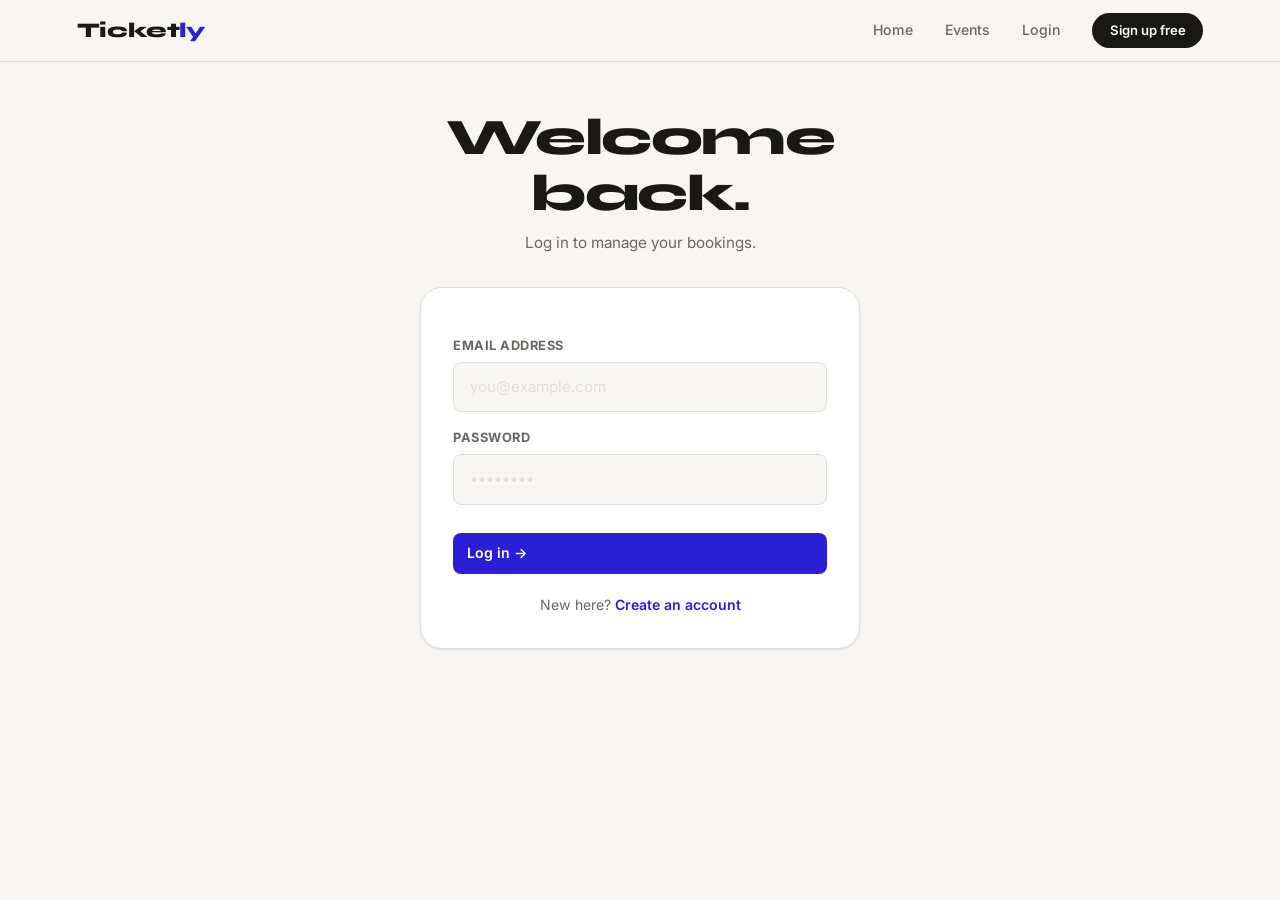
<file: frontend/bookings.html>
<!doctype html>
<html lang="en">
<head>
  <meta charset="utf-8">
  <meta name="viewport" content="width=device-width,initial-scale=1">
  <title>My Bookings — Ticketly</title>
  <link rel="stylesheet" href="css/styles.css">
</head>
<body>
  <nav id="nav"></nav>
  <main>
    <div style="display:flex;align-items:center;justify-content:space-between;margin-bottom:2rem;flex-wrap:wrap;gap:1rem">
      <h1 style="margin:0">My bookings</h1>
      <a class="button" href="events.html" style="border-radius:100px;padding:.6rem 1.25rem;font-size:.85rem">Find more events</a>
    </div>
    <div id="message"></div>
    <div id="list" class="booking-list"></div>
  </main>
  <script src="js/config.js"></script>
<script src="js/app.js"></script>
  <script>
    async function load() {
      if (!user()) { location.href = 'login.html'; return; }
      const list = document.querySelector('#list');
      try {
        const { bookings } = await api('/bookings');
        if (!bookings.length) {
          list.innerHTML = `<div class="empty"><h3>No bookings yet</h3><p>When you book tickets, they will show up here.</p><a class="button" href="events.html">Browse events</a></div>`;
          return;
        }
        list.innerHTML = bookings.map(booking => `
          <article class="booking-item">
            <div class="booking-date-box"><span class="bday">${fmtDate(booking.event.event_date)}</span></div>
            <div class="booking-info">
              <h3>${booking.event.title}</h3>
              <div class="meta">
                <span>${fmtTime(booking.event.event_time)} · ${booking.event.location}</span>
                <span>${booking.items.map(item => `${item.ticket_type} ×${item.quantity}`).join(', ')}</span>
              </div>
              <p class="muted">Status: ${booking.status}</p>
            </div>
            <div class="booking-total"><strong>$${Number(booking.total_amount).toFixed(2)}</strong><span>total</span></div>
          </article>`).join('');
      } catch (error) { showError(error); }
    }
    document.addEventListener('DOMContentLoaded', load);
  </script>
</body>
</html>
</file>
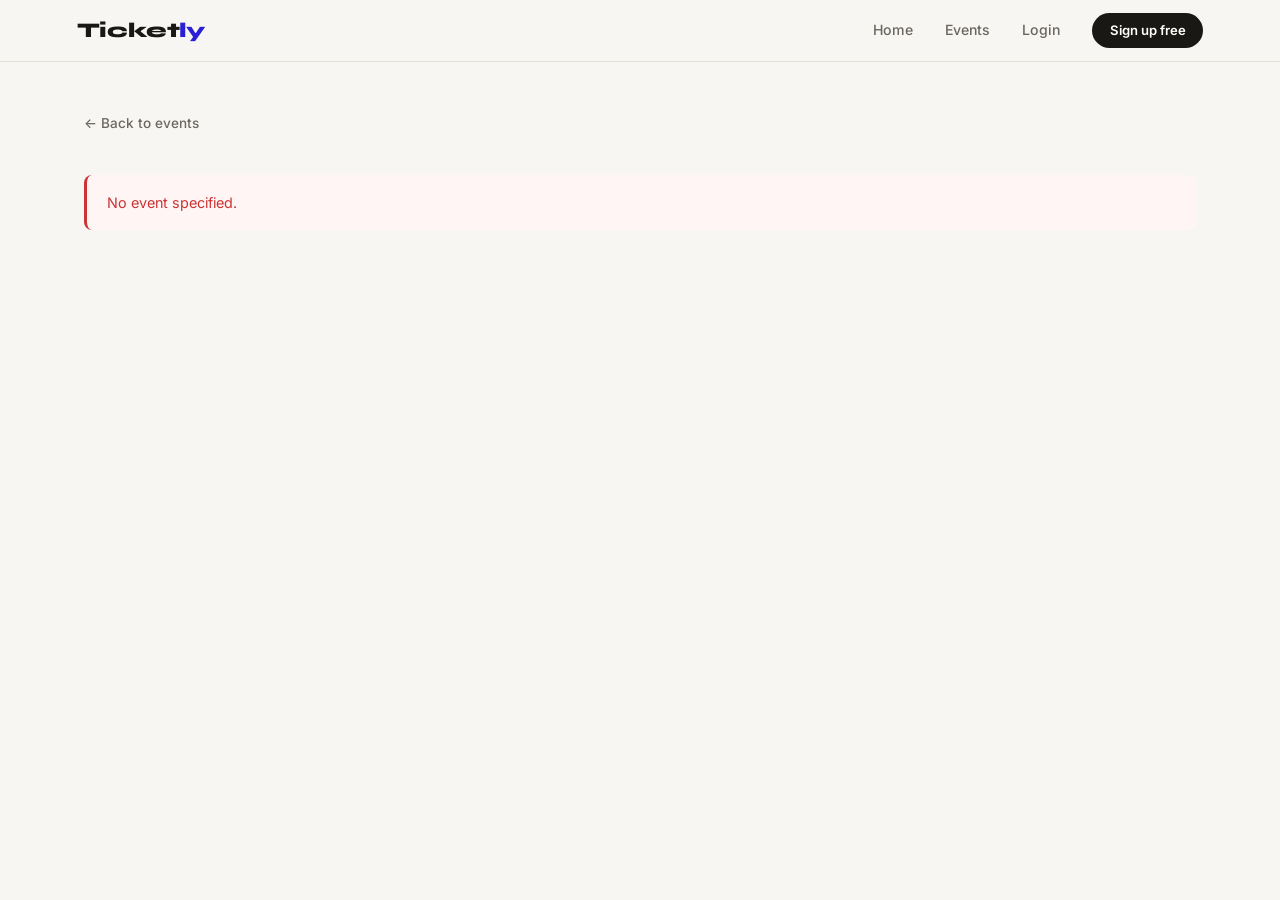
<file: frontend/event-details.html>
<!doctype html>
<html lang="en">
<head>
  <meta charset="utf-8">
  <meta name="viewport" content="width=device-width,initial-scale=1">
  <title>Event details — Ticketly</title>
  <link rel="stylesheet" href="css/styles.css">
</head>
<body>
  <nav id="nav"></nav>
  <main>
    <a href="events.html" style="display:inline-flex;align-items:center;gap:.4rem;font-size:.85rem;color:var(--muted);margin-bottom:1.5rem;font-weight:500">← Back to events</a>
    <div id="message"></div>
    <div id="detail"></div>
  </main>
  <script src="js/config.js"></script>
<script src="js/app.js"></script>
  <script>
    const id = new URLSearchParams(location.search).get('id');

    async function load() {
      if (!id) { showError({ message: 'No event specified.' }); return; }
      try {
        const [eventResponse, ticketResponse] = await Promise.all([
          api(`/events/${id}`),
          api(`/events/${id}/tickets`),
        ]);
        const ev = eventResponse.event;
        const tickets = ticketResponse.ticket_types;
        document.title = `${ev.title} — Ticketly`;

        const imgHtml = ev.image_url
          ? `<img class="detail-hero-img" src="${ev.image_url}" alt="${ev.title}">`
          : `<div class="detail-hero-img" style="display:flex;align-items:center;justify-content:center;font-size:4rem;background:var(--surface2)">${categoryEmoji(ev.category)}</div>`;

        const ticketHtml = tickets.length
          ? tickets.map(t => `
            <div class="ticket-row">
              <h4>${t.name}</h4>
              <p>${t.description || 'Standard entry'} · <strong>${t.available_quantity ?? t.total_quantity}</strong> remaining</p>
              <div class="ticket-row-foot">
                <span class="ticket-price">$${Number(t.price).toFixed(2)} <span>/ ticket</span></span>
                <button onclick="book(${t.id}, '${t.name}')" class="button" style="border-radius:100px;padding:.55rem 1.2rem;font-size:.85rem">Book now</button>
              </div>
            </div>`).join('')
          : `<p class="muted" style="text-align:center;padding:1.5rem 0">No tickets available.</p>`;

        document.querySelector('#detail').innerHTML = `
          <div class="detail-layout">
            <div class="detail-main">
              ${imgHtml}
              <div class="detail-meta-row">
                <span class="detail-chip">🎫 ${ev.category}</span>
                <span class="detail-chip">📅 ${fmtDate(ev.event_date)}</span>
                <span class="detail-chip">🕐 ${fmtTime(ev.event_time)}</span>
                <span class="detail-chip">📍 ${ev.location}</span>
              </div>
              <h1 style="margin-bottom:1.25rem">${ev.title}</h1>
              <p class="detail-body">${ev.description}</p>
            </div>
            <div class="detail-sidebar">
              <div class="sidebar-card">
                <h3>Get tickets</h3>
                ${ticketHtml}
              </div>
            </div>
          </div>`;
      } catch(e) { showError(e); }
    }

    async function book(ticketTypeId, name) {
      if (!user()) { location.href = 'login.html'; return; }
      const qty = parseInt(prompt(`How many "${name}" tickets?`, '1'), 10);
      if (!qty || qty < 1) return;
      try {
        await api('/bookings', { method: 'POST', body: JSON.stringify({
          event_id: Number(id),
          items: [{ ticket_type_id: ticketTypeId, quantity: qty }],
        }) });
        showMessage(`🎉 Booked ${qty} ticket${qty > 1 ? 's' : ''}! Check "My Bookings".`, false);
        load();
      } catch(e) { showError(e); }
    }

    document.addEventListener('DOMContentLoaded', load);
  </script>
</body>
</html>
</file>
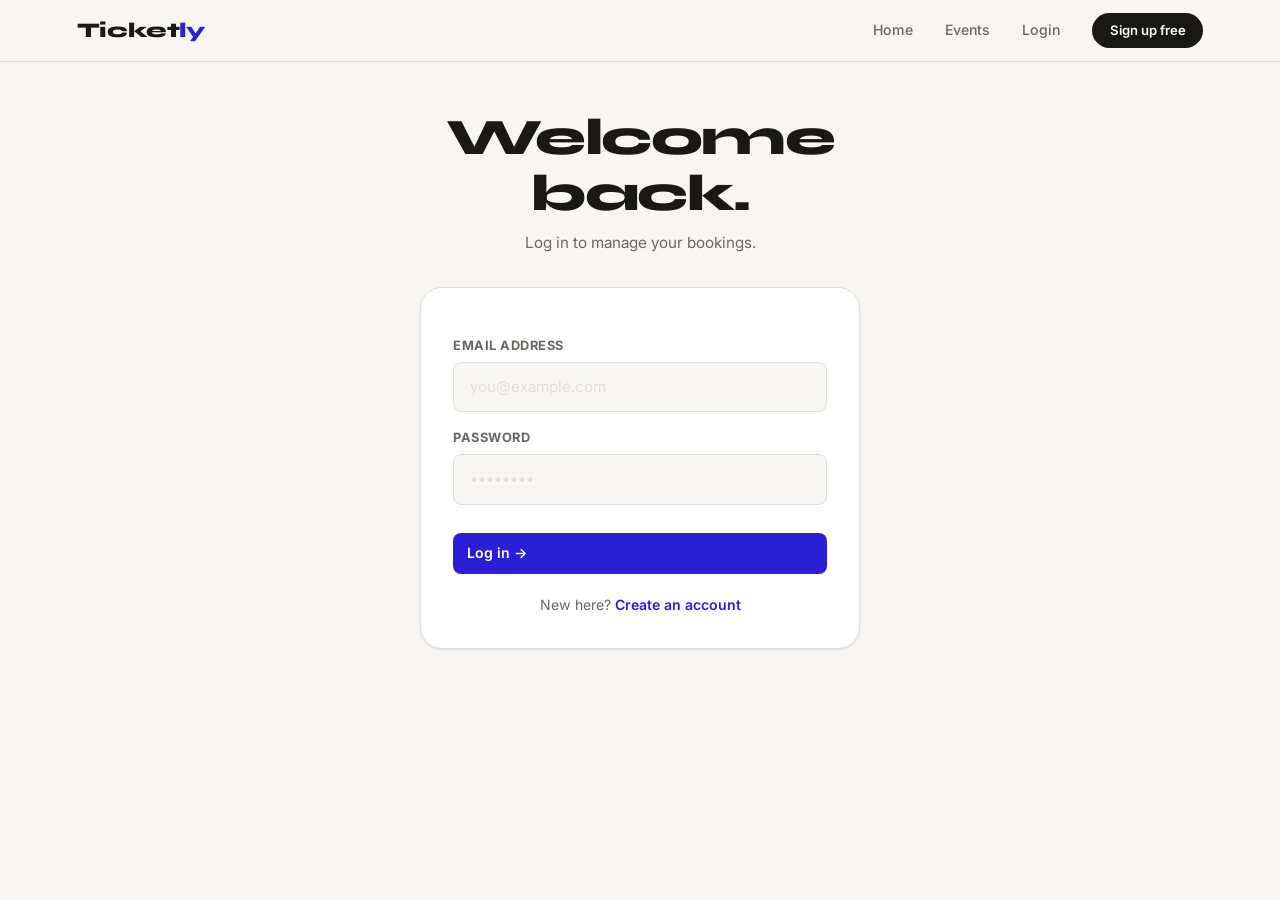
<file: frontend/login.html>
<!doctype html>
<html lang="en">
<head>
  <meta charset="utf-8">
  <meta name="viewport" content="width=device-width,initial-scale=1">
  <title>Login — Ticketly</title>
  <link rel="stylesheet" href="css/styles.css">
</head>
<body>
  <nav id="nav"></nav>
  <main>
    <div class="auth-wrap">
      <div class="auth-header">
        <h1>Welcome back.</h1>
        <p>Log in to manage your bookings.</p>
      </div>
      <div id="message"></div>
      <form id="form">
        <label>Email address</label>
        <input name="email" type="email" autocomplete="email" required placeholder="you@example.com">
        <label>Password</label>
        <input name="password" type="password" autocomplete="current-password" required placeholder="••••••••">
        <div style="margin-top:1.75rem">
          <button style="width:100%;border-radius:var(--radius-sm);padding:.85rem">Log in →</button>
        </div>
        <p style="text-align:center;margin-top:1.25rem;font-size:.88rem;color:var(--muted)">
          New here? <a href="register.html" style="font-weight:600">Create an account</a>
        </p>
      </form>
    </div>
  </main>
  <script src="js/config.js"></script>
<script src="js/app.js"></script>
  <script>
    document.querySelector('#form').addEventListener('submit', async e => {
      e.preventDefault();
      const fd = Object.fromEntries(new FormData(e.target));
      try {
        const data = await api('/auth/login', { method: 'POST', body: JSON.stringify(fd) });
        localStorage.setItem('token', data.access_token);
        localStorage.setItem('user', JSON.stringify(data.user));
        location.href = 'events.html';
      } catch(err) { showError(err); }
    });
  </script>
</body>
</html>
</file>
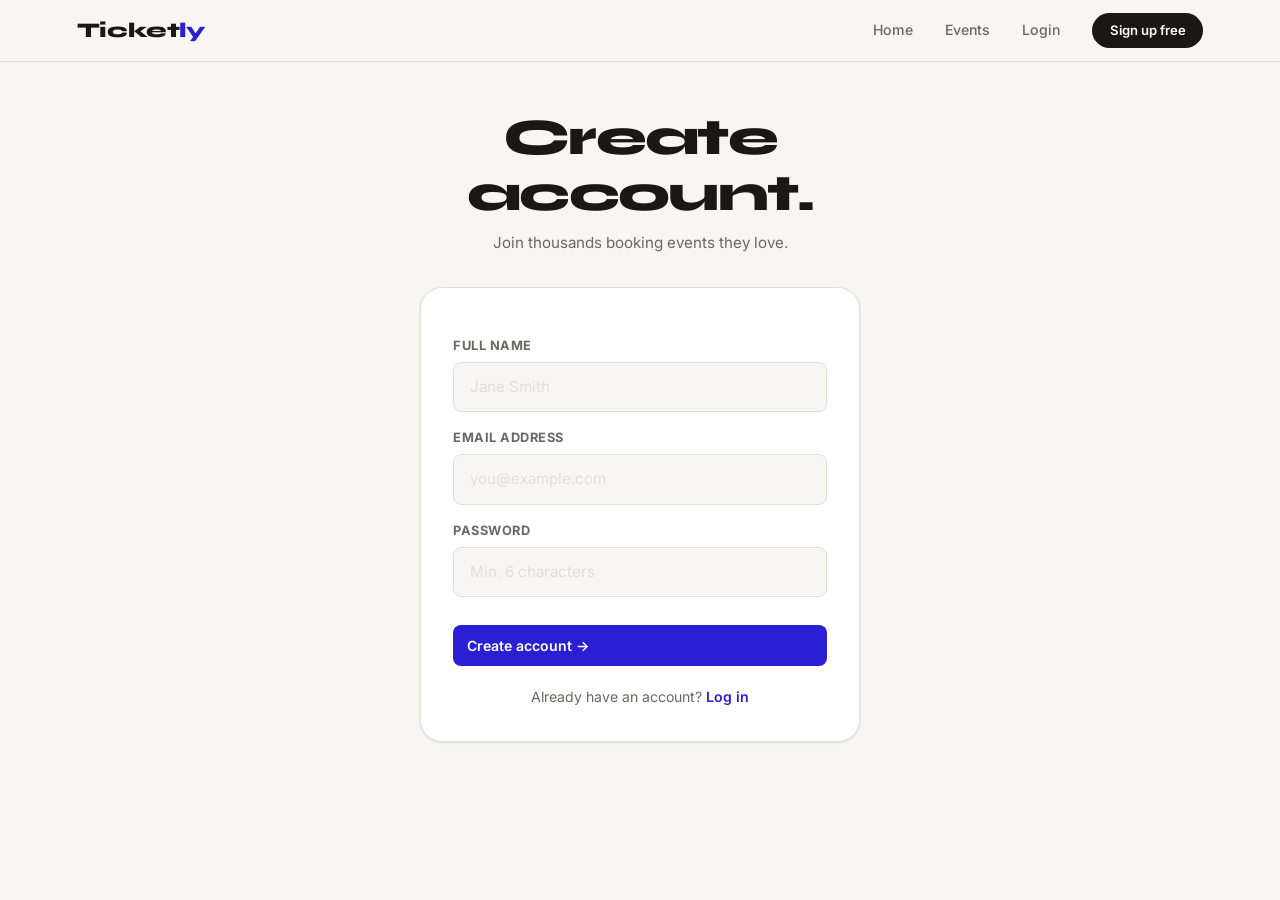
<file: frontend/register.html>
<!doctype html>
<html lang="en">
<head>
  <meta charset="utf-8">
  <meta name="viewport" content="width=device-width,initial-scale=1">
  <title>Sign up — Ticketly</title>
  <link rel="stylesheet" href="css/styles.css">
</head>
<body>
  <nav id="nav"></nav>
  <main>
    <div class="auth-wrap">
      <div class="auth-header">
        <h1>Create account.</h1>
        <p>Join thousands booking events they love.</p>
      </div>
      <div id="message"></div>
      <form id="form">
        <label>Full name</label>
        <input name="name" autocomplete="name" required placeholder="Jane Smith">
        <label>Email address</label>
        <input name="email" type="email" autocomplete="email" required placeholder="you@example.com">
        <label>Password</label>
        <input name="password" type="password" autocomplete="new-password" minlength="6" required placeholder="Min. 6 characters">
        <div style="margin-top:1.75rem">
          <button style="width:100%;border-radius:var(--radius-sm);padding:.85rem">Create account →</button>
        </div>
        <p style="text-align:center;margin-top:1.25rem;font-size:.88rem;color:var(--muted)">
          Already have an account? <a href="login.html" style="font-weight:600">Log in</a>
        </p>
      </form>
    </div>
  </main>
  <script src="js/config.js"></script>
<script src="js/app.js"></script>
  <script>
    document.querySelector('#form').addEventListener('submit', async e => {
      e.preventDefault();
      const fd = Object.fromEntries(new FormData(e.target));
      try {
        await api('/auth/register', { method: 'POST', body: JSON.stringify(fd) });
        location.href = 'login.html';
      } catch(err) { showError(err); }
    });
  </script>
</body>
</html>
</file>
<file: frontend/css/styles.css>
@import url('https://fonts.googleapis.com/css2?family=Inter:ital,wght@0,400;0,500;0,600;0,700;0,800;1,400&family=Syne:wght@700;800&display=swap');

/* ─── TOKENS ─── */
:root {
  --bg:       #F7F6F2;
  --surface:  #FFFFFF;
  --surface2: #F0EEE8;
  --border:   #E2DFD6;
  --ink:      #1A1814;
  --muted:    #6B6760;
  --brand:    #2A1FD4;
  --brand-lt: #EAE8FF;
  --accent:   #E8480C;
  --accent-lt:#FFF0EB;
  --gold:     #C9993A;
  --gold-lt:  #FFF8E8;
  --success:  #1A7A4A;
  --danger:   #CC3333;
  --radius-sm:8px;
  --radius:   14px;
  --radius-lg:22px;
  --shadow-sm:0 1px 3px rgba(26,24,20,.07),0 1px 2px rgba(26,24,20,.05);
  --shadow:   0 4px 16px rgba(26,24,20,.09),0 1px 4px rgba(26,24,20,.06);
  --shadow-lg:0 16px 48px rgba(26,24,20,.13),0 4px 12px rgba(26,24,20,.08);
}

*, *::before, *::after { box-sizing: border-box; margin: 0; padding: 0; }

body {
  font-family: 'Inter', system-ui, sans-serif;
  font-size: 16px;
  line-height: 1.6;
  color: var(--ink);
  background: var(--bg);
  -webkit-font-smoothing: antialiased;
}

img { display: block; max-width: 100%; }
a { color: var(--brand); text-decoration: none; }

/* ─── NAV ─── */
nav {
  position: sticky;
  top: 0;
  z-index: 200;
  background: rgba(247,246,242,.92);
  backdrop-filter: blur(20px);
  -webkit-backdrop-filter: blur(20px);
  border-bottom: 1px solid var(--border);
  padding: 0 max(6vw, 1.25rem);
  height: 62px;
  display: flex;
  gap: 2rem;
  align-items: center;
}

nav b {
  font-family: 'Syne', sans-serif;
  font-size: 1.3rem;
  font-weight: 800;
  color: var(--ink);
  margin-right: auto;
  letter-spacing: -0.02em;
}

nav b span { color: var(--brand); }

nav a {
  color: var(--muted);
  font-size: .88rem;
  font-weight: 500;
  transition: color .15s;
}
nav a:hover { color: var(--ink); }
nav .nav-cta {
  background: var(--ink);
  color: #fff !important;
  padding: .45rem 1.1rem;
  border-radius: 100px;
  font-size: .82rem;
  font-weight: 600;
}
nav .nav-cta:hover { opacity: .85; }

/* ─── LAYOUT ─── */
main {
  max-width: 1160px;
  margin: 0 auto;
  padding: 3rem 1.5rem 7rem;
}

h1 {
  font-family: 'Syne', sans-serif;
  font-size: clamp(2rem, 5vw, 3.2rem);
  font-weight: 800;
  line-height: 1.1;
  letter-spacing: -0.03em;
  color: var(--ink);
}

h2 {
  font-size: 1.05rem;
  font-weight: 700;
  color: var(--ink);
  letter-spacing: -.01em;
}

/* ─── HERO ─── */
.hero {
  position: relative;
  overflow: hidden;
  border-radius: var(--radius-lg);
  background: var(--ink);
  padding: 5rem 3.5rem 4rem;
  margin-bottom: 4rem;
  min-height: 420px;
  display: flex;
  align-items: center;
}

.hero-bg {
  position: absolute;
  inset: 0;
  background:
    radial-gradient(ellipse 80% 60% at 70% 50%, #3a2fee22 0%, transparent 70%),
    radial-gradient(ellipse 50% 80% at 20% 80%, #E8480C18 0%, transparent 60%);
  pointer-events: none;
}

.hero-grid {
  position: absolute;
  inset: 0;
  background-image:
    linear-gradient(rgba(255,255,255,.04) 1px, transparent 1px),
    linear-gradient(90deg, rgba(255,255,255,.04) 1px, transparent 1px);
  background-size: 48px 48px;
  pointer-events: none;
}

.hero-content { position: relative; z-index: 1; max-width: 600px; }

.hero-eyebrow {
  display: inline-flex;
  align-items: center;
  gap: .5rem;
  background: rgba(255,255,255,.1);
  border: 1px solid rgba(255,255,255,.15);
  color: rgba(255,255,255,.75);
  font-size: .78rem;
  font-weight: 600;
  letter-spacing: .06em;
  text-transform: uppercase;
  padding: .35rem .9rem;
  border-radius: 100px;
  margin-bottom: 1.5rem;
}

.hero-eyebrow::before {
  content: '';
  width: 6px; height: 6px;
  background: #4ade80;
  border-radius: 50%;
  flex-shrink: 0;
}

.hero h1 {
  color: #fff;
  margin-bottom: 1.25rem;
  font-size: clamp(2.4rem, 6vw, 4.2rem);
}

.hero p {
  color: rgba(255,255,255,.6);
  font-size: 1.05rem;
  margin-bottom: 2rem;
  max-width: 44ch;
  line-height: 1.7;
}

.hero-actions { display: flex; gap: .75rem; flex-wrap: wrap; }

.hero-stats {
  position: absolute;
  right: 3.5rem;
  bottom: 3rem;
  display: grid;
  grid-template-columns: repeat(3, 1fr);
  gap: 1px;
  background: rgba(255,255,255,.08);
  border: 1px solid rgba(255,255,255,.08);
  border-radius: var(--radius);
  overflow: hidden;
}

.hero-stat {
  background: rgba(255,255,255,.04);
  padding: 1.25rem 1.5rem;
  text-align: center;
}

.hero-stat strong {
  display: block;
  font-family: 'Syne', sans-serif;
  font-size: 1.6rem;
  font-weight: 800;
  color: #fff;
  line-height: 1;
  margin-bottom: .2rem;
}

.hero-stat span {
  font-size: .72rem;
  color: rgba(255,255,255,.5);
  font-weight: 500;
  text-transform: uppercase;
  letter-spacing: .06em;
}

/* ─── SECTION HEADER ─── */
.section-header {
  display: flex;
  justify-content: space-between;
  align-items: center;
  margin-bottom: 1.5rem;
}

.section-header h2 { font-size: 1.2rem; }

.section-header a {
  font-size: .82rem;
  color: var(--muted);
  font-weight: 500;
  display: flex;
  align-items: center;
  gap: .25rem;
}
.section-header a:hover { color: var(--brand); }

/* ─── BUTTONS ─── */
.button, button {
  display: inline-flex;
  align-items: center;
  gap: .5rem;
  border: none;
  border-radius: 100px;
  padding: .72rem 1.5rem;
  font: 600 .88rem/1 'Inter', sans-serif;
  cursor: pointer;
  transition: all .15s;
  text-decoration: none;
  white-space: nowrap;
  background: var(--brand);
  color: #fff;
}

.button:hover, button:hover { filter: brightness(1.1); transform: translateY(-1px); }
.button:active, button:active { transform: translateY(0); filter: brightness(.95); }

.btn-outline {
  background: transparent;
  border: 1.5px solid rgba(255,255,255,.25);
  color: rgba(255,255,255,.85);
}
.btn-outline:hover { background: rgba(255,255,255,.1); border-color: rgba(255,255,255,.4); filter: none; }

.btn-dark {
  background: var(--ink);
  color: #fff;
}

.btn-ghost {
  background: var(--surface2);
  color: var(--ink);
  border: 1px solid var(--border);
}
.btn-ghost:hover { background: var(--border); filter: none; }

.danger { background: var(--danger) !important; }

/* ─── GRID ─── */
.grid {
  display: grid;
  grid-template-columns: repeat(auto-fill, minmax(280px, 1fr));
  gap: 1.25rem;
}

.grid-tight {
  display: grid;
  grid-template-columns: repeat(auto-fill, minmax(220px, 1fr));
  gap: 1rem;
}

/* ─── EVENT CARD ─── */
.card {
  background: var(--surface);
  border: 1px solid var(--border);
  border-radius: var(--radius);
  overflow: hidden;
  display: flex;
  flex-direction: column;
  transition: box-shadow .2s, transform .2s;
  box-shadow: var(--shadow-sm);
}

.card:hover {
  box-shadow: var(--shadow);
  transform: translateY(-3px);
}

.card-img-wrap {
  position: relative;
  aspect-ratio: 16/9;
  overflow: hidden;
  background: var(--surface2);
  flex-shrink: 0;
}

.card-img-wrap img {
  width: 100%;
  height: 100%;
  object-fit: cover;
  transition: transform .4s ease;
}

.card:hover .card-img-wrap img { transform: scale(1.04); }

.card-img-placeholder {
  width: 100%;
  height: 100%;
  display: flex;
  align-items: center;
  justify-content: center;
  font-size: 2.5rem;
  background: linear-gradient(135deg, var(--surface2) 0%, var(--border) 100%);
}

.card-category {
  position: absolute;
  top: .75rem;
  left: .75rem;
  background: rgba(255,255,255,.95);
  color: var(--ink);
  font-size: .72rem;
  font-weight: 700;
  padding: .3rem .7rem;
  border-radius: 100px;
  letter-spacing: .04em;
  text-transform: uppercase;
  backdrop-filter: blur(8px);
}

.card-body { padding: 1.25rem; display: flex; flex-direction: column; flex: 1; gap: .5rem; }
.card-body h3 { font-size: 1rem; font-weight: 700; line-height: 1.3; letter-spacing: -.01em; }
.card-meta { font-size: .8rem; color: var(--muted); display: flex; flex-direction: column; gap: .2rem; }
.card-meta span { display: flex; align-items: center; gap: .4rem; }
.card-footer { margin-top: auto; display: flex; align-items: center; justify-content: space-between; padding-top: .75rem; border-top: 1px solid var(--border); }
.card-price { font-size: .95rem; font-weight: 700; color: var(--ink); }
.card-footer .button { padding: .5rem 1rem; font-size: .8rem; border-radius: 100px; }

/* FEATURED CARD - big one */
.card-featured {
  grid-column: 1 / -1;
  flex-direction: row;
  min-height: 280px;
}

.card-featured .card-img-wrap {
  width: 380px;
  flex-shrink: 0;
  aspect-ratio: unset;
}

.card-featured .card-body { padding: 2rem; justify-content: center; }
.card-featured .card-body h3 { font-size: 1.4rem; }

/* ─── CATEGORY PILLS ─── */
.category-strip {
  display: flex;
  gap: .6rem;
  flex-wrap: wrap;
  margin-bottom: 2rem;
}

.cat-pill {
  display: inline-flex;
  align-items: center;
  gap: .4rem;
  background: var(--surface);
  border: 1px solid var(--border);
  color: var(--muted);
  font-size: .82rem;
  font-weight: 600;
  padding: .45rem 1rem;
  border-radius: 100px;
  cursor: pointer;
  transition: all .15s;
}

.cat-pill:hover, .cat-pill.active {
  background: var(--ink);
  color: #fff;
  border-color: var(--ink);
}

/* ─── SEARCH ─── */
.search-wrap {
  position: relative;
  display: flex;
  gap: .75rem;
  margin-bottom: 2rem;
  flex-wrap: wrap;
}

.search-wrap input {
  flex: 1;
  min-width: 200px;
  padding-left: 2.75rem;
}

.search-wrap .search-icon {
  position: absolute;
  left: 1rem;
  top: 50%;
  transform: translateY(-50%);
  color: var(--muted);
  font-size: .9rem;
  pointer-events: none;
}

/* ─── FORMS ─── */
form {
  background: var(--surface);
  border: 1px solid var(--border);
  border-radius: var(--radius-lg);
  padding: 2rem;
  margin-bottom: 2rem;
  box-shadow: var(--shadow-sm);
}

label {
  display: block;
  margin: 1rem 0 .35rem;
  font-size: .8rem;
  font-weight: 700;
  color: var(--muted);
  letter-spacing: .04em;
  text-transform: uppercase;
}

input, textarea, select {
  width: 100%;
  background: var(--bg);
  border: 1.5px solid var(--border);
  border-radius: var(--radius-sm);
  padding: .75rem 1rem;
  font: inherit;
  font-size: .95rem;
  color: var(--ink);
  transition: border-color .15s, box-shadow .15s;
  appearance: none;
}

input:focus, textarea:focus, select:focus {
  outline: none;
  border-color: var(--brand);
  box-shadow: 0 0 0 3px rgba(42,31,212,.12);
  background: #fff;
}

input::placeholder, textarea::placeholder { color: var(--border); }
textarea { min-height: 120px; resize: vertical; }
select option { background: var(--surface); }

/* ─── ROW ─── */
.row {
  display: flex;
  gap: 1rem;
  flex-wrap: wrap;
  align-items: flex-end;
}
.row > * { flex: 1; min-width: 150px; }
.row > button, .row > .button { flex: 0 0 auto; min-width: auto; }
.row p { margin: 0; }

/* ─── NOTICE ─── */
.notice {
  padding: 1rem 1.25rem;
  border-radius: var(--radius-sm);
  font-size: .9rem;
  margin: 1rem 0;
  border-left: 3px solid var(--danger);
  background: #fff5f5;
  color: var(--danger);
}
.notice.success {
  border-color: var(--success);
  background: #f0fff7;
  color: var(--success);
}

/* ─── AUTH ─── */
.auth-wrap {
  max-width: 440px;
  margin: 0 auto;
}

.auth-header { text-align: center; margin-bottom: 2rem; }
.auth-header h1 { margin-bottom: .5rem; }
.auth-header p { color: var(--muted); font-size: .95rem; }

/* ─── EVENT DETAIL ─── */
.detail-layout {
  display: grid;
  grid-template-columns: 1fr 360px;
  gap: 2rem;
  align-items: start;
}

.detail-hero-img {
  width: 100%;
  aspect-ratio: 16/8;
  object-fit: cover;
  border-radius: var(--radius);
  margin-bottom: 2rem;
  background: var(--surface2);
}

.detail-meta-row {
  display: flex;
  gap: .5rem;
  flex-wrap: wrap;
  margin-bottom: 1.5rem;
}

.detail-chip {
  display: inline-flex;
  align-items: center;
  gap: .4rem;
  background: var(--surface2);
  border: 1px solid var(--border);
  border-radius: 100px;
  padding: .4rem .9rem;
  font-size: .82rem;
  font-weight: 600;
  color: var(--muted);
}

.detail-body { color: var(--muted); line-height: 1.8; font-size: .97rem; }

.detail-sidebar {
  position: sticky;
  top: 80px;
}

.sidebar-card {
  background: var(--surface);
  border: 1px solid var(--border);
  border-radius: var(--radius-lg);
  padding: 1.75rem;
  box-shadow: var(--shadow);
}

.sidebar-card h3 { font-size: 1.1rem; margin-bottom: 1.25rem; }

/* ─── TICKET ─── */
.ticket-row {
  padding: 1rem 0;
  border-bottom: 1px solid var(--border);
}
.ticket-row:last-child { border-bottom: none; }
.ticket-row h4 { font-size: .95rem; font-weight: 700; margin-bottom: .2rem; }
.ticket-row p { font-size: .82rem; color: var(--muted); }
.ticket-row-foot { display: flex; align-items: center; justify-content: space-between; margin-top: .75rem; }
.ticket-price { font-size: 1.3rem; font-weight: 800; color: var(--ink); }
.ticket-price span { font-size: .75rem; font-weight: 500; color: var(--muted); }

/* ─── BOOKINGS ─── */
.booking-list { display: flex; flex-direction: column; gap: 1rem; }

.booking-item {
  background: var(--surface);
  border: 1px solid var(--border);
  border-radius: var(--radius);
  padding: 1.5rem;
  display: grid;
  grid-template-columns: 80px 1fr auto;
  gap: 1.25rem;
  align-items: center;
  box-shadow: var(--shadow-sm);
}

.booking-date-box {
  background: var(--brand-lt);
  border-radius: var(--radius-sm);
  display: flex;
  flex-direction: column;
  align-items: center;
  justify-content: center;
  aspect-ratio: 1;
  font-weight: 800;
  font-family: 'Syne', sans-serif;
}

.booking-date-box .bday { font-size: 1.6rem; line-height: 1; color: var(--brand); }
.booking-date-box .bmon { font-size: .72rem; font-weight: 700; color: var(--brand); opacity: .7; text-transform: uppercase; letter-spacing: .05em; }

.booking-info h3 { font-size: 1rem; font-weight: 700; margin-bottom: .3rem; }
.booking-info .meta { font-size: .82rem; color: var(--muted); display: flex; flex-direction: column; gap: .15rem; }
.booking-total { text-align: right; }
.booking-total strong { display: block; font-size: 1.2rem; font-weight: 800; }
.booking-total span { font-size: .8rem; color: var(--muted); }

/* ─── ADMIN ─── */
.admin-grid { display: grid; grid-template-columns: 1fr 1fr; gap: 1.5rem; margin-bottom: 2.5rem; }

.stat-card {
  background: var(--surface);
  border: 1px solid var(--border);
  border-radius: var(--radius);
  padding: 1.5rem;
  box-shadow: var(--shadow-sm);
  display: flex;
  align-items: center;
  gap: 1.25rem;
}

.stat-icon {
  width: 52px; height: 52px;
  border-radius: var(--radius-sm);
  display: flex; align-items: center; justify-content: center;
  font-size: 1.4rem;
  flex-shrink: 0;
}

.stat-icon.brand { background: var(--brand-lt); }
.stat-icon.accent { background: var(--accent-lt); }
.stat-icon.gold { background: var(--gold-lt); }
.stat-icon.success { background: #E8F8EF; }

.stat-num {
  font-family: 'Syne', sans-serif;
  font-size: 2rem;
  font-weight: 800;
  line-height: 1;
  color: var(--ink);
}

.stat-label { font-size: .8rem; color: var(--muted); margin-top: .25rem; font-weight: 500; }

/* ─── TABLE ─── */
.table-wrap {
  background: var(--surface);
  border: 1px solid var(--border);
  border-radius: var(--radius);
  overflow: auto;
  margin-bottom: 2rem;
  box-shadow: var(--shadow-sm);
}

table {
  width: 100%;
  border-collapse: collapse;
  font-size: .88rem;
}

thead th {
  text-align: left;
  font-size: .72rem;
  font-weight: 700;
  text-transform: uppercase;
  letter-spacing: .07em;
  color: var(--muted);
  padding: .9rem 1.25rem;
  border-bottom: 1px solid var(--border);
  background: var(--bg);
}

tbody td {
  padding: 1rem 1.25rem;
  border-bottom: 1px solid var(--border);
  color: var(--ink);
  vertical-align: middle;
}

tbody tr:last-child td { border-bottom: none; }
tbody tr:hover td { background: var(--bg); }

.badge {
  display: inline-flex;
  align-items: center;
  background: var(--brand-lt);
  color: var(--brand);
  font-size: .72rem;
  font-weight: 700;
  padding: .25rem .6rem;
  border-radius: 100px;
  letter-spacing: .04em;
}

.badge.orange { background: var(--accent-lt); color: var(--accent); }
.badge.green { background: #E8F8EF; color: var(--success); }

/* ─── EMPTY STATE ─── */
.empty {
  grid-column: 1 / -1;
  text-align: center;
  padding: 5rem 2rem;
  background: var(--surface);
  border: 1.5px dashed var(--border);
  border-radius: var(--radius-lg);
}

.empty-icon { font-size: 3rem; margin-bottom: 1rem; }
.empty h3 { font-size: 1.1rem; margin-bottom: .5rem; }
.empty p { color: var(--muted); font-size: .92rem; margin-bottom: 1.5rem; }

/* ─── UTILS ─── */
.muted { color: var(--muted); }
.hidden { display: none !important; }
.mt { margin-top: 1rem; }
.mt2 { margin-top: 2rem; }

/* ─── RESPONSIVE ─── */
@media (max-width: 900px) {
  .detail-layout { grid-template-columns: 1fr; }
  .detail-sidebar { position: static; }
  .card-featured { flex-direction: column; }
  .card-featured .card-img-wrap { width: 100%; aspect-ratio: 16/9; }
  .hero-stats { display: none; }
  .hero { padding: 3.5rem 2rem 3rem; }
}

@media (max-width: 600px) {
  main { padding: 2rem 1rem 5rem; }
  nav { gap: .75rem; }
  nav a { font-size: .8rem; }
  .booking-item { grid-template-columns: 60px 1fr; }
  .booking-total { display: none; }
  .admin-grid { grid-template-columns: 1fr; }
}
</file>
